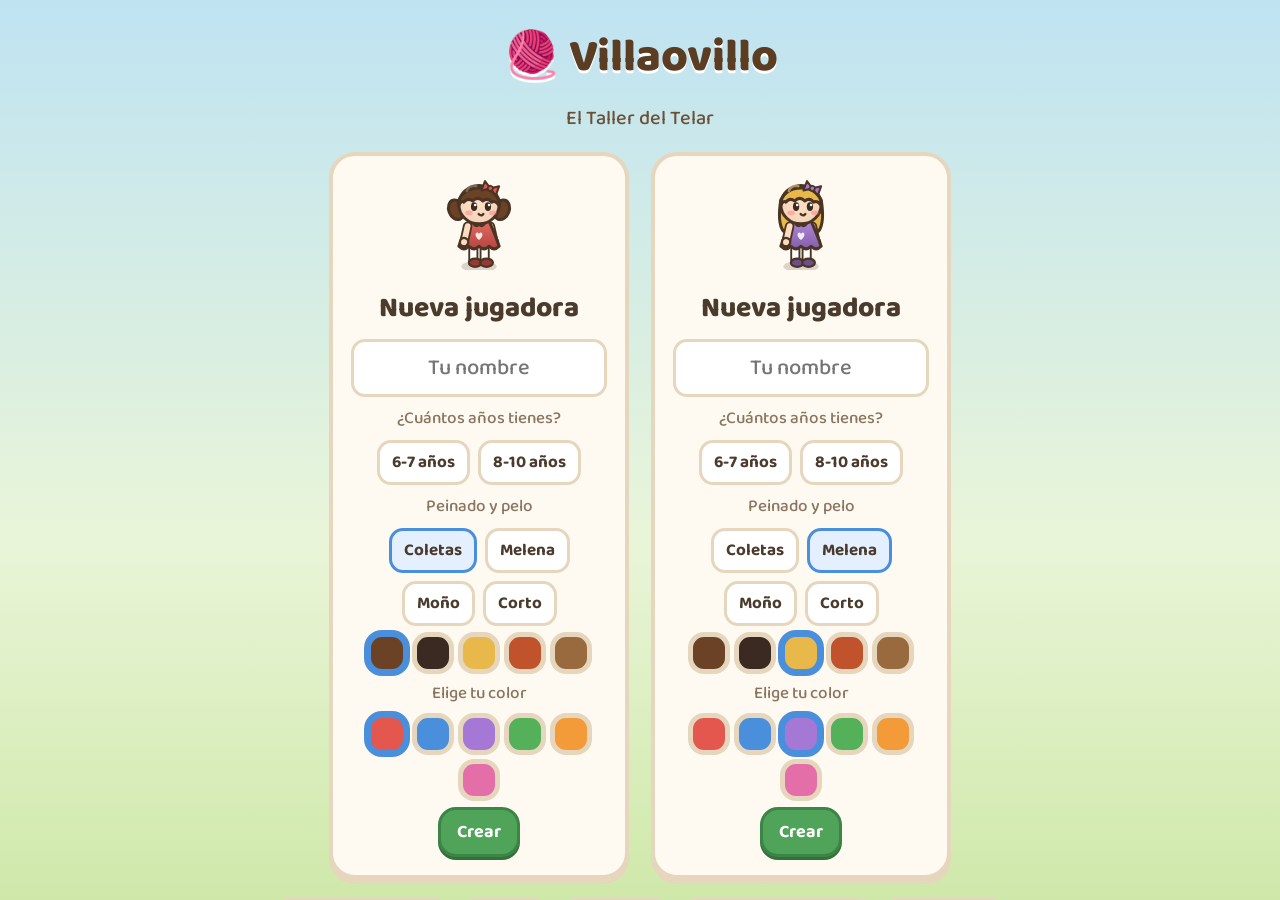
<file: index.html>
<!DOCTYPE html>
<html lang="es">
<head>
<meta charset="utf-8">
<meta name="viewport" content="width=device-width, initial-scale=1, maximum-scale=1, user-scalable=no">
<title>Villaovillo · El Taller del Telar</title>
<meta name="villa-version" content="20261125-211837">
<link rel="manifest" href="manifest.webmanifest">
<link rel="icon" type="image/png" href="iconos/favicon-64.png">
<link rel="apple-touch-icon" href="iconos/apple-touch-icon.png">
<meta name="theme-color" content="#f6e3c4">
<meta name="mobile-web-app-capable" content="yes">
<meta name="apple-mobile-web-app-capable" content="yes">
<meta name="apple-mobile-web-app-title" content="Villaovillo">
<script>/* ?alcalde: el móvil de papá se instala como «Alcalde» */ if(/[?&]alcalde/.test(location.search)){ document.querySelector('link[rel="manifest"]').href='manifest-alcalde.webmanifest'; document.querySelector('meta[name="apple-mobile-web-app-title"]').content='Alcalde'; document.title='Villaovillo · Alcalde'; }</script>
<meta name="apple-mobile-web-app-status-bar-style" content="default">
<link rel="stylesheet" href="fuentes/fuentes.css?v=20261125-211837">
<link rel="stylesheet" href="estilos.css?v=20261125-211837">
</head>
<body>

<!-- PERFILES -->
<section id="scr-profiles" class="screen">
  <h1>🧶 Villaovillo</h1>
  <div class="sub">El Taller del Telar</div>
  <div class="slots" id="slots"></div>
  <div class="toolsrow" id="ptools" style="max-width:900px"></div>
</section>

<!-- PUEBLO -->
<section id="scr-village" class="screen">
  <div class="vbar vtop">
    <div class="vgrp" style="flex:1 1 auto"><div class="chip namechip" id="hud-name"></div><div class="chip" id="hud-coins"></div></div>
    <div class="vgrp">
      <button class="hbtn" id="hb-map" title="Mapa">🗺️</button>
      <button class="hbtn" id="hb-taller" title="Taller">🧶</button>
      <button class="hbtn" id="hb-casa" title="Mi casa">🏡</button>
      <button class="hbtn" id="hb-mail" title="Buzón" style="display:none">📬<span class="nbadge" id="mail-badge" style="display:none"></span></button>
      <button class="hbtn" id="hb-libro" title="Libro">📖</button>
      <button class="hbtn" id="hb-music" title="Música">🎵</button>
      <button class="hbtn" id="hb-voz" title="Voz">🔇</button>
      <button class="hbtn" id="hb-perfil" title="Cambiar de jugadora">👥</button>
    </div>
  </div>
  <div id="visitbar"><div class="vt">🎩 Paseo del alcalde</div><div class="seg" id="vb-who"></div><div class="seg"><button id="vb-map">🗺️</button><button id="vb-ficha">📊 Fichas</button><button id="vb-tablon">📌 Tablón</button><button id="vb-night">🌙</button><button id="vb-exit">🚪 Salir</button></div></div>
  <div id="vwrap"><canvas id="vcanvas"></canvas></div>
  <div class="vbar vbot"><div class="chip bracelet" id="hud-bracelet"></div><div class="chip" id="hud-daily"></div></div>
</section>
<div id="toast"></div>
<div id="mapov"><div class="mapbox"><div class="maphead"><b>🗺️ Mapa de Villaovillo</b><button class="btn" id="map-close">Cerrar</button></div><canvas id="mapcv"></canvas><div class="counter">Toca un sitio del mapa para ir allí</div></div></div>

<!-- TALLER -->
<section id="scr-workshop" class="screen">
  <div class="topbar"><button class="btn" data-go="village">← Pueblo</button><div class="ttl">🧶 El Taller del Telar</div><div class="chip" id="ws-coins"></div></div>
  <div class="tabs" id="ws-tabs"></div>
  <div class="scroll" style="flex:1;background:var(--card);border-top:3px solid var(--line)"><div class="wgrid" id="ws-list"></div></div>
</section>

<!-- PUZLE -->
<section id="scr-puzzle" class="screen">
  <div class="topbar"><button class="btn" id="pz-back">← Taller</button><div class="ttl" id="pz-title"></div><div class="chip" id="pz-type"></div></div>
  <div class="pz-body">
    <div class="pz-left panel">
      <div class="npcline"><div class="face" id="pz-face"></div><div class="ask" id="pz-ask"></div><button class="speak" id="pz-askspeak">🔊</button></div>
      <div class="lbl">Pedido</div><div id="pz-target"></div>
      <div class="lbl" id="pz-reslbl">Tu tela</div><div id="pz-result"></div>
      <div id="pz-msg"></div>
    </div>
    <div class="pz-right panel" id="pz-right"></div>
  </div>
</section>

<!-- ROBOT DEL HUERTO (js/zonas/huerto/) -->
<section id="scr-robot" class="screen">
  <div class="topbar"><button class="btn" id="rb-back">← Volver</button><div class="ttl" id="rb-title">🤖 Huerto del robot</div><div class="chip" id="rb-chip"></div></div>
  <div class="pz-body">
    <div class="pz-left panel">
      <div class="npcline"><div class="face">🤖</div><div class="ask" id="rb-ask"></div><button class="speak" id="rb-speak">🔊</button></div>
      <div id="rb-mision"></div>
      <div id="rb-vars" class="rbvars"></div>
      <div class="rbstage"><canvas id="rb-cv"></canvas></div>
      <div id="rb-msg"></div>
    </div>
    <div class="pz-right panel" id="rb-right"></div>
  </div>
</section>

<!-- CASA -->
<section id="scr-house" class="screen">
  <div class="topbar"><button class="btn" data-go="village">← Pueblo</button><div class="ttl" id="house-title">🏡 Mi casa</div><div class="tabs" style="padding:0"><button class="tab" id="hv-garden">🌼 Jardín</button><button class="tab" id="hv-room">🛋️ Dentro de casa</button></div><div class="chip" id="house-coins"></div></div>
  <div class="house-body">
    <div id="gwrap" style="flex:2 1 560px;max-width:920px;align-self:flex-start"><canvas id="gcv" style="width:100%;display:block;border-radius:20px;border:4px solid var(--line);touch-action:manipulation;cursor:pointer"></canvas></div>
    <div class="inv panel" id="inv"></div>
  </div>
</section>

<!-- TIENDA -->
<section id="scr-shop" class="screen">
  <div class="topbar"><button class="btn" data-go="village">← Pueblo</button><div class="ttl">🏪 La Tienda de Coco</div><div class="chip" id="shop-coins"></div></div>
  <div class="lugar"><div class="lugar-esc" id="shop-esc"></div><div class="lugar-opc"><div class="shopgrid" id="shopgrid"></div></div></div>
</section>

<!-- LIBRO -->
<section id="scr-book" class="screen">
  <div class="topbar"><button class="btn" data-go="village">← Pueblo</button><div class="ttl">📖 Mi libro</div></div>
  <div class="tabs" id="book-tabs"></div>
  <div class="scroll" style="flex:1;background:var(--card);border-top:3px solid var(--line)" id="book-body"></div>
</section>

<!-- DIBUJO LIBRE -->
<section id="scr-draw" class="screen">
  <div class="topbar"><button class="btn" id="draw-back">← Taller</button><div class="ttl">🎨 Diseño libre</div><button class="btn green" id="draw-save">Guardar tela</button></div>
  <div class="draw-body">
    <div id="drawgrid"></div>
    <div class="panel" style="flex:1 1 260px;display:flex;flex-direction:column;gap:10px">
      <div class="lbl">Elige un hilo</div>
      <div class="palette" id="draw-pal"></div>
      <div class="lbl">Tamaño</div>
      <div class="choice" id="draw-size"></div>
      <button class="btn" id="draw-clear">Borrar todo</button>
      <div class="help">💡 Toca o arrastra el dedo para pintar puntos. ¡Tu tela se colgará en el tendedero del pueblo!</div>
    </div>
  </div>
</section>

<!-- CATÁLOGO (modo prueba) -->
<section id="scr-catalog" class="screen">
  <div class="topbar"><button class="btn" id="cat-back">← Pueblo</button><div class="ttl">📚 Catálogo de ejercicios</div><div class="chip">🧪 Modo prueba</div></div>
  <div class="scroll" style="flex:1"><div class="wgrid" id="cat-list"></div></div>
</section>

<!-- TABLÓN -->
<section id="scr-board" class="screen">
  <div class="topbar"><button class="btn" data-go="village">← Pueblo</button><div class="ttl">📌 Tablón del pueblo</div><button class="btn" id="board-alc">🔐 Alcalde</button><div class="chip" id="board-coins"></div></div>
  <div class="corkwrap"><div class="corkboard" id="blist"></div></div>
</section>
<section id="scr-alcalde" class="screen">
  <div class="topbar"><button class="btn" id="alc-back">← Salir</button><div class="ttl">🎩 Modo alcalde</div></div>
  <div class="scroll" style="flex:1"><div style="max-width:820px;margin:0 auto;padding:16px" id="alc-body"></div></div>
</section>
<section id="scr-ficha" class="screen">
  <div class="topbar"><button class="btn" id="ficha-back">← Volver</button><div class="ttl">📊 Fichas de las niñas</div></div>
  <div class="scroll" style="flex:1"><div class="fgrid" id="ficha-body"></div></div>
</section>
<section id="scr-vtaller" class="screen">
  <div class="topbar"><button class="btn" data-go="village">← Pueblo</button><div class="ttl" id="vt-title">🧶 Taller</div></div>
  <div class="scroll" style="flex:1"><div style="max-width:1100px;margin:0 auto;padding:16px;display:flex;flex-direction:column;gap:14px" id="vt-body"></div></div>
</section>
<section id="scr-pizarra" class="screen">
  <div class="topbar"><button class="btn" id="bd-back">← Casa</button><div class="ttl" id="bd-title">🖍️ Pizarra</div></div>
  <div class="scroll" style="flex:1"><div class="bdwrap"><div class="bdleft"><div class="bdframe"><canvas id="bd-cv" width="800" height="500"></canvas></div><div class="bdtools" id="bd-tools"></div></div><div class="bdnotes" id="bd-notes"></div></div></div>
</section>
<section id="scr-pecera" class="screen">
  <div class="topbar"><button class="btn" id="aq-back">← Casa</button><div class="ttl" id="aq-title">🐠 Pecera</div></div>
  <div class="scroll" style="flex:1"><div class="aqwrap"><div class="aqleft"><canvas id="aq-cv"></canvas></div><div class="aqside" id="aq-side"></div></div></div>
</section>
<!-- PANADERÍA -->
<section id="scr-bakery" class="screen">
  <div class="topbar"><button class="btn" id="bk-back">← Pueblo</button><div class="ttl">🥐 Panadería de Bruno</div><div id="bk-prog"></div><div class="chip" id="bk-coins"></div></div>
  <div class="lugar" id="bk-hall"><div class="lugar-esc" id="bk-esc"></div><div class="lugar-opc" id="bk-opc"></div></div>
  <div class="pz-body" id="bk-body"><div class="panel pz-left" id="bk-q"></div><div class="panel pz-right"><div id="bk-ans"></div><div id="bk-msg" style="font-size:20px;font-weight:700;margin-top:10px"></div></div></div>
</section>
<!-- BIBLIOTECA -->
<section id="scr-library" class="screen">
  <div class="topbar"><button class="btn" data-go="village">← Pueblo</button><div class="ttl">🦉 Biblioteca de Sabina</div><div class="chip" id="lib-coins"></div></div>
  <div class="lugar"><div class="lugar-esc" id="lib-esc"></div><div class="lugar-opc"><div class="wgrid" id="lib-list"></div></div></div>
</section>
<section id="scr-quiz" class="screen">
  <div class="topbar"><button class="btn" id="qz-back">← Biblioteca</button><div class="ttl" id="qz-title"></div><div id="qz-prog"></div></div>
  <div class="pz-body"><div class="panel" style="flex:1;max-width:900px;margin:0 auto"><div id="qz-body"></div><div id="qz-msg" style="font-size:20px;font-weight:700;margin-top:10px"></div></div></div>
</section>

<section id="scr-libro" class="screen">
  <div class="topbar"><button class="btn" id="lb-back">← Biblioteca</button><div class="ttl" id="lb-title"></div></div>
  <div class="scroll" style="flex:1"><div id="lb-body" style="max-width:820px;margin:0 auto;padding:10px 14px 40px"></div></div>
</section>

<!-- BUZÓN -->
<section id="scr-mail" class="screen">
  <div class="topbar"><button class="btn" data-go="village">← Pueblo</button><div class="ttl">📬 Mi buzón</div><div class="chip" id="mail-coins"></div></div>
  <div class="scroll" style="flex:1"><div class="mlist" id="mlist"></div></div>
</section>

<div id="dlg"><div class="dlgbox" id="dlgbox"></div></div>
<div id="testflag">🧪 MODO PRUEBA · no afecta a las partidas reales</div>
<div id="testbar"><div style="display:flex;justify-content:space-between;align-items:center;gap:8px"><b>🧪 Prueba <span id="tb-day"></span></b><button id="tb-min">–</button></div><div class="tb" id="tb-btns"></div></div>
<script src="config.js?v=20261125-211837"></script>
<script src="contenido/cuadernos.js?v=20261125-211837"></script>
<script src="contenido/temas/figuras.js?v=20261125-211837"></script>
<script src="contenido/temas/democracia.js?v=20261125-211837"></script>
<script src="contenido/temas/egipcios.js?v=20261125-211837"></script>
<script src="contenido/temas/plantas.js?v=20261125-211837"></script>
<script src="contenido/temas/sentidos.js?v=20261125-211837"></script>
<script src="contenido/temas/angulos.js?v=20261125-211837"></script>
<script src="contenido/temas/navidad.js?v=20261125-211837"></script>
<script src="contenido/temas/gombrich.js?v=20261125-211837"></script>

<!-- El juego, por partes. Se cargan en este orden: no lo cambies sin mirar CLAUDE.md. -->
<script src="js/nucleo/datos.js?v=20261125-211837"></script>
<script src="js/nucleo/guardado.js?v=20261125-211837"></script>
<script src="js/nucleo/utilidades.js?v=20261125-211837"></script>
<script src="js/zonas/telar/tela.js?v=20261125-211837"></script>
<script src="js/nucleo/navegacion.js?v=20261125-211837"></script>
<script src="js/nucleo/perfiles.js?v=20261125-211837"></script>
<script src="js/mundo/pueblo.js?v=20261125-211837"></script>
<script src="js/mundo/edificios.js?v=20261125-211837"></script>
<script src="js/zonas/telar/taller.js?v=20261125-211837"></script>
<script src="js/zonas/telar/puzle.js?v=20261125-211837"></script>
<script src="js/zonas/casa/casa.js?v=20261125-211837"></script>
<script src="js/zonas/casa/tienda.js?v=20261125-211837"></script>
<script src="js/zonas/telar/libro.js?v=20261125-211837"></script>
<script src="js/zonas/telar/diseno-libre.js?v=20261125-211837"></script>
<script src="js/nucleo/estadisticas.js?v=20261125-211837"></script>
<script src="js/nucleo/nube.js?v=20261125-211837"></script>
<script src="js/nucleo/copias.js?v=20261125-211837"></script>
<script src="js/zonas/tablon/buzon.js?v=20261125-211837"></script>
<script src="js/nucleo/modo-prueba.js?v=20261125-211837"></script>
<script src="js/nucleo/progresion.js?v=20261125-211837"></script>
<script src="js/zonas/telar/retos-cabezal-cuadro.js?v=20261125-211837"></script>
<script src="js/alcalde/modo-alcalde.js?v=20261125-211837"></script>
<script src="js/zonas/panaderia.js?v=20261125-211837"></script>
<script src="js/zonas/biblioteca.js?v=20261125-211837"></script>
<script src="js/zonas/lecciones.js?v=20261125-211837"></script>
<script src="js/mundo/personaje.js?v=20261125-211837"></script>
<script src="js/mundo/vecinos.js?v=20261125-211837"></script>
<script src="js/mundo/mundo.js?v=20261125-211837"></script>
<script src="js/mundo/caminos.js?v=20261125-211837"></script>
<script src="js/mundo/ampliacion.js?v=20261125-211837"></script>
<script src="js/zonas/casa/jardin-suelo.js?v=20261125-211837"></script>
<script src="js/zonas/casa/jardin-plantas.js?v=20261125-211837"></script>
<script src="js/zonas/casa/jardin-objetos.js?v=20261125-211837"></script>
<script src="js/zonas/casa/jardin-gente.js?v=20261125-211837"></script>
<script src="js/zonas/casa/jardin.js?v=20261125-211837"></script>
<script src="js/nucleo/maestrias.js?v=20261125-211837"></script>
<script src="js/zonas/casa/interior.js?v=20261125-211837"></script>
<script src="js/zonas/casa/muebles.js?v=20261125-211837"></script>
<script src="js/zonas/casa/suelo.js?v=20261125-211837"></script>
<script src="js/zonas/telar/niveles.js?v=20261125-211837"></script>
<script src="js/mundo/pueblo-compartido.js?v=20261125-211837"></script>
<script src="js/nucleo/codigos.js?v=20261125-211837"></script>
<script src="js/zonas/casa/pizarra.js?v=20261125-211837"></script>
<script src="js/zonas/casa/pecera.js?v=20261125-211837"></script>
<script src="js/zonas/tablon/corcho.js?v=20261125-211837"></script>
<script src="js/zonas/sugerencias.js?v=20261125-211837"></script>
<script src="js/zonas/recintos.js?v=20261125-211837"></script>
<script src="js/nucleo/musica.js?v=20261125-211837"></script>
<script src="js/mundo/noche.js?v=20261125-211837"></script>
<script src="js/alcalde/paseo.js?v=20261125-211837"></script>
<script src="js/alcalde/distancia.js?v=20261125-211837"></script>
<script src="js/nucleo/instalacion.js?v=20261125-211837"></script>
<script src="js/nucleo/mezcla.js?v=20261125-211837"></script>
<script src="js/zonas/huerto/robot.js?v=20261125-211837"></script>
<script src="js/zonas/huerto/robot-pantalla.js?v=20261125-211837"></script>
<script src="js/nucleo/paquetes.js?v=20261125-211837"></script>
<!-- Paquetes: temporadas, eventos y zonas nuevas (ver js/nucleo/paquetes.js) -->
<script src="paquetes/gaceta.js?v=20261125-211837"></script>
<script src="paquetes/navidad.js?v=20261125-211837"></script>
<script src="paquetes/navidad-tienda.js?v=20261125-211837"></script>
<script src="paquetes/navidad-belen-piezas.js?v=20261125-211837"></script>
<script src="paquetes/navidad-belen.js?v=20261125-211837"></script>
<script src="paquetes/navidad-adviento.js?v=20261125-211837"></script>
<script src="paquetes/navidad-extras.js?v=20261125-211837"></script>
<script src="paquetes/navidad-reyes.js?v=20261125-211837"></script>
<script src="paquetes/navidad-duende.js?v=20261125-211837"></script>
<script src="paquetes/otra-orilla.js?v=20261125-211837"></script>
<script src="paquetes/huerto.js?v=20261125-211837"></script>
<script src="paquetes/huerto-pantalla.js?v=20261125-211837"></script>
<script src="js/nucleo/catalogo.js?v=20261125-211837"></script>
<script src="js/inicio.js?v=20261125-211837"></script>

</body>
</html>
</file>
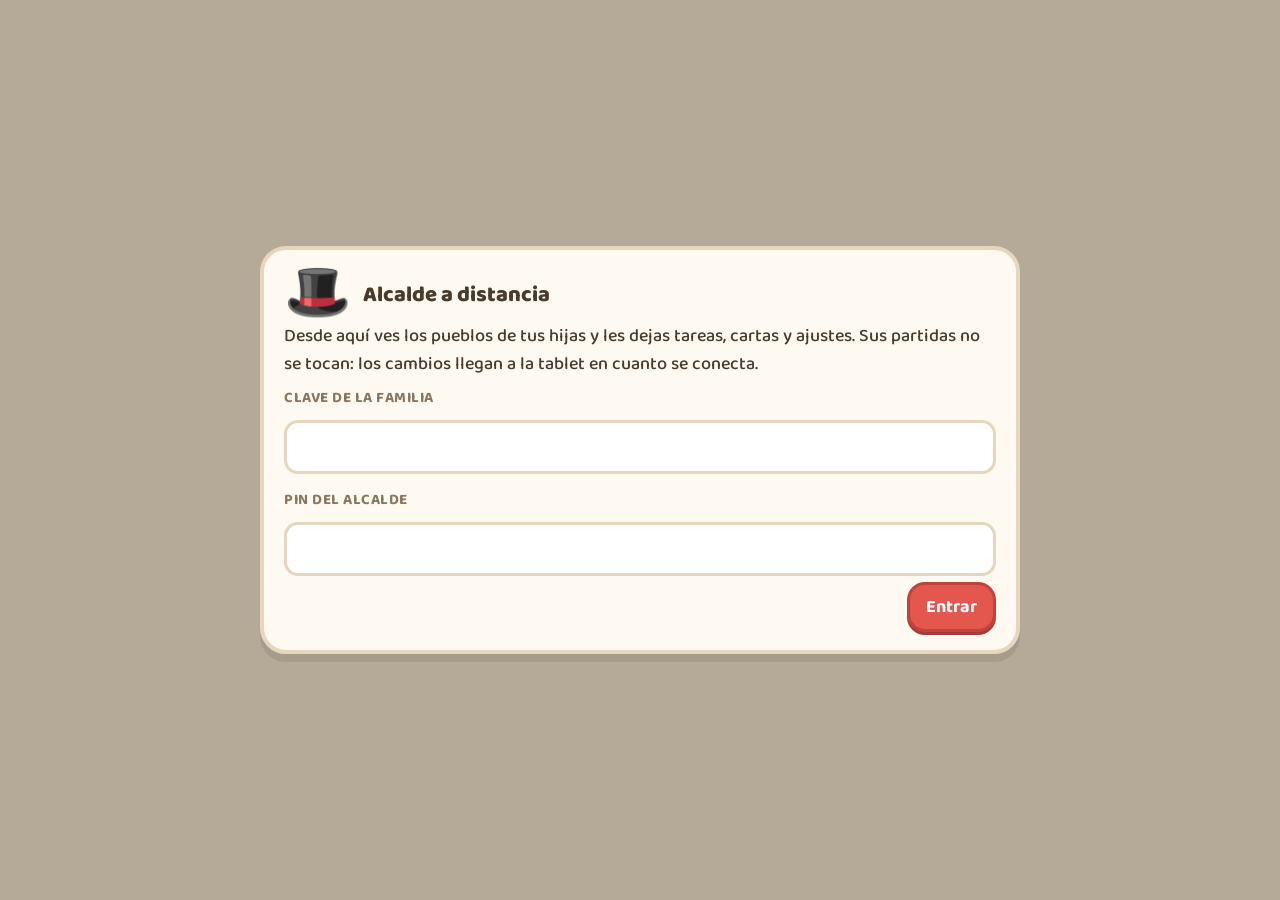
<file: panel.html>
<!DOCTYPE html>
<html lang="es">
<head>
<meta charset="utf-8">
<meta name="viewport" content="width=device-width, initial-scale=1">
<title>Villaovillo · Alcalde</title>
<link rel="icon" type="image/png" href="iconos/favicon-64.png">
<!-- El panel antiguo ahora es el «alcalde a distancia» dentro del propio juego -->
<script>location.replace('./?alcalde');</script>
</head>
<body style="font-family:system-ui,sans-serif;background:#f6eedf;color:#4a3b2c;padding:24px">
<p>El panel del alcalde se ha mudado. <a href="./?alcalde">Entrar como alcalde</a></p>
</body>
</html>
</file>
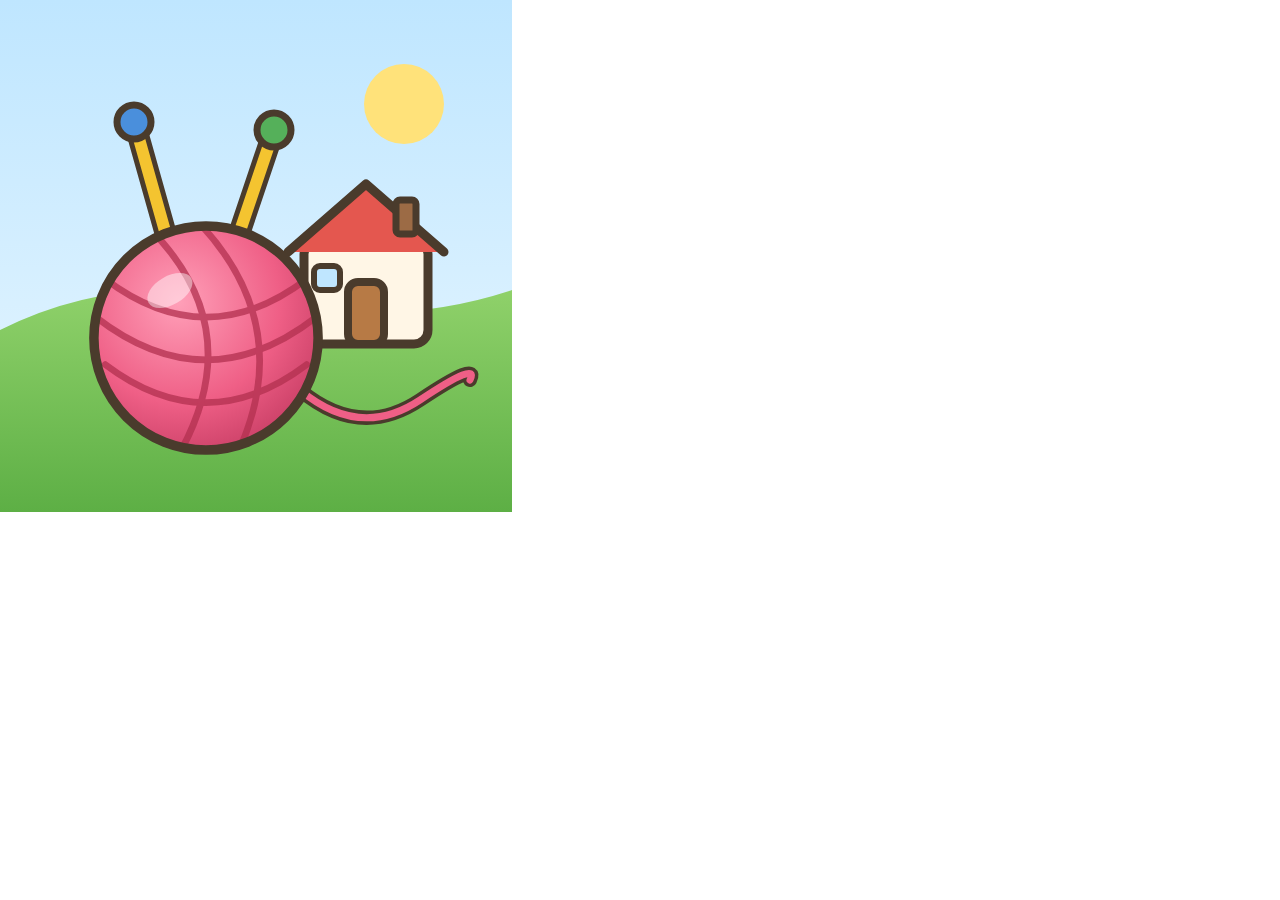
<file: iconos/icono-fuente.html>
<!DOCTYPE html><html><body style="margin:0;background:transparent">
<svg id="ic" xmlns="http://www.w3.org/2000/svg" viewBox="0 0 512 512" width="512" height="512">
 <defs>
  <linearGradient id="cielo" x1="0" y1="0" x2="0" y2="1"><stop offset="0" stop-color="#bfe6ff"/><stop offset="1" stop-color="#e9f7ff"/></linearGradient>
  <linearGradient id="hierba" x1="0" y1="0" x2="0" y2="1"><stop offset="0" stop-color="#8fd16a"/><stop offset="1" stop-color="#5daf45"/></linearGradient>
  <radialGradient id="lana" cx=".38" cy=".34" r=".75"><stop offset="0" stop-color="#ff9fb8"/><stop offset=".6" stop-color="#ef5f86"/><stop offset="1" stop-color="#c63c63"/></radialGradient>
  <clipPath id="bola"><circle cx="256" cy="312" r="118"/></clipPath>
 </defs>
 <g id="fondo">
  <rect width="512" height="512" fill="url(#cielo)"/>
  <circle cx="404" cy="104" r="40" fill="#ffe27a"/>
  <path d="M0 330 Q120 270 256 300 T512 290 V512 H0Z" fill="url(#hierba)"/>
 </g>
 <g id="dibujo">
  <!-- casita -->
  <g transform="translate(286 170)">
   <rect x="18" y="70" width="124" height="104" rx="14" fill="#fff6e6" stroke="#4a3b2c" stroke-width="9"/>
   <path d="M2 82 L80 14 L158 82" fill="#e4574f" stroke="#4a3b2c" stroke-width="9" stroke-linejoin="round" stroke-linecap="round"/>
   <rect x="62" y="112" width="36" height="62" rx="10" fill="#b77a45" stroke="#4a3b2c" stroke-width="8"/>
   <rect x="28" y="96" width="26" height="24" rx="6" fill="#bfe6ff" stroke="#4a3b2c" stroke-width="6"/>
   <rect x="110" y="30" width="20" height="34" rx="4" fill="#9c6b45" stroke="#4a3b2c" stroke-width="7"/>
  </g>
  <!-- agujas clavadas en el ovillo -->
  <g stroke-linecap="round">
   <line x1="190" y1="320" x2="136" y2="128" stroke="#4a3b2c" stroke-width="22"/>
   <line x1="190" y1="320" x2="136" y2="128" stroke="#f4c430" stroke-width="12"/>
   <circle cx="134" cy="122" r="17" fill="#4a8fdc" stroke="#4a3b2c" stroke-width="7"/>
   <line x1="210" y1="320" x2="272" y2="136" stroke="#4a3b2c" stroke-width="22"/>
   <line x1="210" y1="320" x2="272" y2="136" stroke="#f4c430" stroke-width="12"/>
   <circle cx="274" cy="130" r="17" fill="#55b05a" stroke="#4a3b2c" stroke-width="7"/>
  </g>
  <!-- hilo suelto hacia la casita -->
  <path d="M300 390 Q360 440 420 400 T470 380" fill="none" stroke="#4a3b2c" stroke-width="14" stroke-linecap="round"/>
  <path d="M300 390 Q360 440 420 400 T470 380" fill="none" stroke="#ef5f86" stroke-width="7" stroke-linecap="round"/>
  <!-- ovillo -->
  <g transform="translate(-50 26) scale(.95)" style="transform-origin:256px 312px">
  <circle cx="256" cy="312" r="118" fill="url(#lana)"/>
  <g clip-path="url(#bola)" fill="none" stroke="#b2304f" stroke-width="7" stroke-linecap="round" opacity=".75">
   <path d="M150 250 Q256 330 362 250"/><path d="M140 290 Q256 380 372 290"/><path d="M150 340 Q256 420 362 340"/>
   <path d="M196 196 Q300 300 230 430"/><path d="M250 192 Q350 300 290 432"/>
  </g>
  <circle cx="256" cy="312" r="118" fill="none" stroke="#4a3b2c" stroke-width="10"/>
  <ellipse cx="218" cy="262" rx="26" ry="15" fill="#fff" opacity=".45" transform="rotate(-30 218 262)"/>
  </g>
 </g>
</svg></body></html>
</file>
<file: fuentes/fuentes.css>
/* Tipografías del juego, guardadas aquí para que funcionen sin internet. Licencia SIL Open Font License 1.1 (ver LICENCIA-*.txt). */
@font-face{font-family:'Patrick Hand';font-style:normal;font-weight:400;font-display:swap;src:url(patrick-hand-latin-400-normal.woff2) format('woff2')}
@font-face{font-family:'Caveat';font-style:normal;font-weight:600;font-display:swap;src:url(caveat-latin-600-normal.woff2) format('woff2')}
@font-face{font-family:'Caveat';font-style:normal;font-weight:700;font-display:swap;src:url(caveat-latin-700-normal.woff2) format('woff2')}
@font-face{font-family:'Baloo 2';font-style:normal;font-weight:500;font-display:swap;src:url(baloo-2-latin-500-normal.woff2) format('woff2')}
@font-face{font-family:'Baloo 2';font-style:normal;font-weight:600;font-display:swap;src:url(baloo-2-latin-600-normal.woff2) format('woff2')}
@font-face{font-family:'Baloo 2';font-style:normal;font-weight:700;font-display:swap;src:url(baloo-2-latin-700-normal.woff2) format('woff2')}
@font-face{font-family:'Baloo 2';font-style:normal;font-weight:800;font-display:swap;src:url(baloo-2-latin-800-normal.woff2) format('woff2')}
</file>
<file: estilos.css>
.mbadge{font-size:15px;font-weight:800;background:#fff3d6;border:2px solid #f0cf9a;border-radius:10px;padding:0 6px;white-space:nowrap}
@media (max-width:620px){.mbadge{font-size:13px;padding:0 4px}}
.npcicon{display:block}
:root{
  --bg:#f6eedf; --ink:#4a3b2c; --soft:#8a7660; --card:#fffaf1; --line:#e5d6bd;
  --accent:#e4574f; --accent2:#4a8fdc; --ok:#4fa45a; --gold:#f2b632; --purple:#8c63c9; --teal:#2fa39a;
}
*{box-sizing:border-box;-webkit-tap-highlight-color:transparent}
html,body{margin:0;height:100%;background:var(--bg);color:var(--ink);font-family:'Baloo 2',system-ui,-apple-system,'Segoe UI',sans-serif;overflow:hidden;user-select:none;-webkit-user-select:none}
button{font-family:inherit;color:inherit;cursor:pointer;border:none}
.screen{position:absolute;inset:0;display:none;flex-direction:column}
.screen.on{display:flex}
.btn{background:var(--card);border:3px solid var(--line);border-radius:18px;padding:8px 16px;font-size:18px;font-weight:700;min-height:50px;box-shadow:0 3px 0 var(--line);transition:transform .08s}
.btn:active{transform:translateY(2px);box-shadow:0 1px 0 var(--line)}
.btn.primary{background:var(--accent);border-color:#c0443d;color:#fff;box-shadow:0 3px 0 #a73a34}
.btn.green{background:var(--ok);border-color:#3c8546;color:#fff;box-shadow:0 3px 0 #33703b}
.btn.blue{background:var(--accent2);border-color:#3a72b3;color:#fff;box-shadow:0 3px 0 #2f5f96}
.btn:disabled{opacity:.45}
.topbar{display:flex;align-items:center;gap:12px;padding:10px 14px;background:#fff6e6;border-bottom:3px solid var(--line);flex-shrink:0}
.topbar .ttl{font-size:24px;font-weight:800;flex:1}
.lbl{font-size:15px;font-weight:700;color:var(--soft);text-transform:uppercase;letter-spacing:.5px;margin:8px 0 4px}
.panel{background:var(--card);border:3px solid var(--line);border-radius:22px;padding:14px}
.scroll{overflow:auto;-webkit-overflow-scrolling:touch}

/* ---------- perfiles ---------- */
#scr-profiles{align-items:center;justify-content:flex-start;overflow-y:auto;-webkit-overflow-scrolling:touch;gap:18px;padding:20px 16px 140px;background:linear-gradient(#bfe3f2,#e9f5d8 60%,#cfe8a9)}
#scr-profiles h1{margin:0;font-size:46px;font-weight:800;color:#5a3d22;text-shadow:0 3px 0 #fff}
#scr-profiles .sub{font-size:20px;margin-top:-10px;color:#6b5236}
.slots{display:flex;gap:22px;flex-wrap:wrap;justify-content:center}
.slot{width:300px;min-height:250px;background:var(--card);border:4px solid var(--line);border-radius:26px;padding:18px;display:flex;flex-direction:column;align-items:center;gap:8px;box-shadow:0 5px 0 var(--line)}
.slot .big{font-size:28px;font-weight:800}
.slot .meta{color:var(--soft);font-size:17px;text-align:center}
.slot input{font-family:inherit;font-size:22px;padding:8px 12px;border-radius:14px;border:3px solid var(--line);width:100%;text-align:center;background:#fff}
.choice{display:flex;gap:8px;flex-wrap:wrap;justify-content:center}
.choice button{padding:6px 12px;border-radius:14px;border:3px solid var(--line);background:#fff;font-size:17px;font-weight:700}
.choice button.sel{border-color:var(--accent2);background:#e4efff}
.dot{width:38px;height:38px;border-radius:50%;border:3px solid #fff;box-shadow:0 0 0 2px var(--line)}
.dot.sel{box-shadow:0 0 0 4px var(--accent2)}
.smalllink{background:none;color:var(--soft);font-size:15px;text-decoration:underline;margin-top:auto}

/* ---------- pueblo ---------- */
#scr-village{background:#9fd27c}
#vwrap{position:relative;flex:1;min-height:0}
#vcanvas{width:100%;height:100%;display:block;touch-action:none}
.hud{position:absolute;display:flex;gap:8px;align-items:center;pointer-events:none}
.hud>*{pointer-events:auto}
#hud-tl{top:10px;left:10px}
#hud-tr{top:10px;right:10px}
#hud-bl{bottom:10px;left:10px;right:10px;justify-content:space-between}
.chip{background:rgba(255,250,241,.95);border:3px solid var(--line);border-radius:18px;padding:6px 14px;font-weight:700;font-size:18px;display:flex;align-items:center;gap:8px}
.hbtn{width:56px;height:56px;border-radius:18px;background:rgba(255,250,241,.95);border:3px solid var(--line);font-size:26px;display:flex;align-items:center;justify-content:center;box-shadow:0 3px 0 var(--line)}
.hbtn:active{transform:translateY(2px)}
.bracelet{display:flex;align-items:center;gap:2px;padding:6px 12px;flex-wrap:wrap;max-width:70vw}
.bead{width:16px;height:16px;border-radius:50%;border:2px solid rgba(0,0,0,.15)}
.charm{font-size:18px;line-height:1}
#toast{position:fixed;z-index:70;left:50%;top:86px;transform:translateX(-50%);background:#fffaf1;border:3px solid var(--line);border-radius:18px;padding:8px 18px;font-size:19px;font-weight:700;display:none;pointer-events:none;text-align:center;max-width:80vw}

#scr-village .vbar{display:flex;justify-content:space-between;align-items:center;gap:8px;padding:6px 10px;flex-shrink:0;background:#8cc46a;position:relative;z-index:2}
#scr-village .vtop{border-bottom:3px solid #79b158}
#scr-village .vbot{border-top:3px solid #79b158}
.vgrp{display:flex;gap:6px;align-items:center;min-width:0}
.namechip{min-width:0;overflow:hidden;white-space:nowrap}
.namechip .nm{overflow:hidden;text-overflow:ellipsis;min-width:0}
.xpbar{width:70px;height:9px;background:#eadcc2;border-radius:6px;overflow:hidden;flex-shrink:0;display:inline-block}
.xpbar i{display:block;height:100%;background:var(--gold)}
.rk{font-size:15px;color:var(--soft)}
@media (max-width:900px){ .hbtn{width:46px;height:46px;font-size:22px;border-radius:14px} .chip{font-size:16px;padding:4px 10px;gap:6px} .xpbar{width:46px} .rk{display:none} }
@media (max-width:620px){ #scr-village .vtop{flex-wrap:wrap} .hbtn{width:42px;height:42px;font-size:20px} }
.wshead{font-size:19px;font-weight:800;padding:2px 6px}
.wshead span{color:var(--soft);font-weight:700}
.wsec{grid-column:1/-1;font-size:21px;font-weight:800;margin-top:4px}
.wnote{grid-column:1/-1;background:#eaf7e4;border:3px solid #bfe0b0;border-radius:16px;padding:10px 14px;font-size:18px}
.ecard.donecard{opacity:.7}
.ecard.practice{background:#e8f6ff;border-color:#c9def5;box-shadow:0 4px 0 #c9def5}
.medgrid{display:grid;grid-template-columns:repeat(auto-fill,minmax(250px,1fr));gap:12px;padding:16px}
.medal{background:#fff;border:3px solid var(--line);border-radius:18px;padding:10px 12px;display:flex;gap:10px;align-items:center}
.medal .me{font-size:40px;line-height:1}
.medal.off .me{filter:grayscale(1);opacity:.35}
.medal .mn{font-weight:800;font-size:18px}
.medal .md{font-size:15px;color:var(--soft);line-height:1.2}
.pbar{height:10px;background:#efe3cc;border-radius:6px;overflow:hidden;margin-top:4px}
.pbar i{display:block;height:100%;background:var(--ok)}
.plantgrid{display:grid;grid-template-columns:repeat(auto-fill,minmax(130px,1fr));gap:12px;padding:16px}
.pcard{background:#fff;border:3px solid var(--line);border-radius:18px;padding:10px;text-align:center}
.pcard .pe{font-size:46px;line-height:1.1}
.pcard.off .pe{filter:grayscale(1) brightness(.4);opacity:.35}
.rar{display:inline-block;font-size:13px;font-weight:800;padding:1px 8px;border-radius:10px;background:#eee}
.rar.r1{background:#e7f4e1}.rar.r2{background:#e4efff}.rar.r3{background:#fff1c9}
.waterbtn{font-size:20px}
/* ---------- diálogo ---------- */
#dlg{position:fixed;inset:0;background:rgba(60,40,20,.35);display:none;align-items:flex-end;justify-content:center;padding:18px;z-index:50}
#dlg.on{display:flex}
#dlg.center{align-items:center}
.dlgbox{background:var(--card);border:4px solid var(--line);border-radius:26px;max-width:760px;width:100%;padding:18px 20px;box-shadow:0 8px 0 rgba(0,0,0,.08);animation:pop .25s ease}
@keyframes pop{from{transform:scale(.9);opacity:0}to{transform:scale(1);opacity:1}}
.dlghead{display:flex;align-items:center;gap:12px}
.dlgface{font-size:54px;line-height:1}
.dlgname{font-size:22px;font-weight:800;flex:1}
.dlgtext{font-size:22px;line-height:1.35;margin:8px 0 12px}
.dlgbtns{display:flex;gap:10px;flex-wrap:wrap;justify-content:flex-end}
.speak{width:46px;height:46px;border-radius:14px;background:#fff;border:3px solid var(--line);font-size:22px}
.reward{display:flex;flex-direction:column;align-items:center;gap:6px;text-align:center}
.reward .stars{font-size:52px;letter-spacing:4px;color:var(--gold);text-shadow:0 3px 0 #c98f16}
.reward .stars .off{color:#e5d6bd;text-shadow:none}
.rw-items{display:flex;gap:12px;flex-wrap:wrap;justify-content:center;margin:6px 0}
.rw-item{background:#fff;border:3px solid var(--line);border-radius:16px;padding:6px 12px;font-size:19px;font-weight:700}
.story{background:#fff4d6;border:3px dashed #e8c77a;border-radius:16px;padding:10px 14px;font-size:19px;text-align:left;line-height:1.35}

/* ---------- taller ---------- */
.tabs{display:flex;gap:8px;padding:12px 14px 0;flex-wrap:wrap}
.tab{padding:8px 16px;border-radius:16px 16px 0 0;background:#efe2c9;font-size:19px;font-weight:700;border:3px solid var(--line);border-bottom:none}
.tab.sel{background:var(--card)}
.tab.lock{opacity:.5}
.wgrid{display:grid;grid-template-columns:repeat(auto-fill,minmax(230px,1fr));gap:14px;padding:16px}
.ecard{background:var(--card);border:3px solid var(--line);border-radius:22px;padding:14px;display:flex;flex-direction:column;gap:6px;text-align:left;box-shadow:0 4px 0 var(--line)}
.ecard:active{transform:translateY(2px)}
.ecard .who{font-size:44px;line-height:1}
.ecard .t{font-size:21px;font-weight:800}
.ecard .badge{align-self:flex-start;font-size:14px;font-weight:700;padding:2px 10px;border-radius:10px;background:#e4efff;color:#2f5f96}
.ecard .st{font-size:24px;color:var(--gold)}
.ecard .st .off{color:var(--line)}
.ecard.free{background:#f3ecff;border-color:#d8c8f2;box-shadow:0 4px 0 #d8c8f2}

/* ---------- puzle ---------- */
.pz-body{flex:1;display:flex;gap:14px;padding:14px;overflow:auto;flex-wrap:wrap;align-content:flex-start}
.pz-left{flex:1 1 360px;display:flex;flex-direction:column;gap:4px;min-width:300px}
.pz-right{flex:1.25 1 420px;display:flex;flex-direction:column;gap:6px;min-width:320px}
.npcline{display:flex;gap:10px;align-items:flex-start}
.npcline .face{font-size:48px;line-height:1}
.npcline .ask{font-size:20px;line-height:1.3;flex:1}
.fab{display:block;max-width:100%}
#pz-msg{font-size:19px;font-weight:700;min-height:30px;padding:4px 2px}
#pz-msg.bad{color:#c0443d}
#pz-msg.good{color:var(--ok)}
.help{background:#eaf4ff;border:3px solid #c9def5;border-radius:16px;padding:8px 12px;font-size:18px;line-height:1.3;display:flex;gap:8px;align-items:flex-start}
.help .speak{flex-shrink:0;width:40px;height:40px;font-size:19px}
.prow{border:3px dashed var(--line);border-radius:16px;padding:6px;min-height:66px;display:flex;flex-wrap:wrap;gap:5px;align-items:center;position:relative;background:#fff}
.prow.sel{border-style:solid;border-color:var(--accent2);background:#f4f9ff}
.prow .rname{font-weight:800;font-size:16px;padding:0 6px;color:var(--soft);min-width:84px}
.prow.locked{opacity:.7}
.prow .empty{color:#bba98f;font-size:16px}
.ccard{width:48px;height:52px;border-radius:12px;border:3px solid rgba(0,0,0,.12);display:flex;align-items:center;justify-content:center;font-weight:800;font-size:22px;position:relative;box-shadow:0 3px 0 rgba(0,0,0,.12)}
.ccard:active{transform:translateY(2px)}
.ccard.tokA{background:var(--purple);color:#fff}
.ccard.tokB{background:var(--teal);color:#fff}
.ccard canvas{pointer-events:none}
.ccard.run,.ccard.run2{outline:4px solid var(--gold);transform:translateY(-3px);z-index:2}
.ccard.run::before,.ccard.run2::before{content:'';position:absolute;top:-19px;left:50%;margin-left:-9px;border:9px solid transparent;border-top:13px solid #e4574f;border-bottom:0}
.ccard.run2{outline-color:#a678d6}.ccard.run2::before{border-top-color:#a678d6}
.ccard.blank{background:#fff;border:3px dashed #b89b6a;color:#b89b6a;box-shadow:none}
.ccard.isblank{box-shadow:0 0 0 3px #f2b632}
.ccard.bsel{outline:4px solid #2f5f96}
.pick{cursor:pointer;animation:pickp 1.4s ease-in-out infinite}
@keyframes pickp{50%{box-shadow:0 0 0 4px #f2b632}}
.repbox .vuelta,.rephead .vuelta{font-size:15px;color:#c0443d;margin-left:4px}
.repbox.isblank .n{color:#b89b6a}
.prow{padding-top:14px}
.palette{display:flex;flex-wrap:wrap;gap:8px}
.palette .ccard{width:58px;height:62px}
.repbox{display:flex;align-items:center;gap:10px;font-size:20px;font-weight:800;background:#fff3e0;border:3px solid #f0cf9a;border-radius:16px;padding:6px 12px;align-self:flex-start}
.repbox button{width:44px;height:44px;border-radius:12px;background:#fff;border:3px solid #f0cf9a;font-size:24px;font-weight:800}
.repbox .n{min-width:36px;text-align:center;font-size:26px}
.actions{display:flex;gap:10px;justify-content:flex-end;margin-top:6px;flex-wrap:wrap}
.counter{font-size:16px;color:var(--soft);font-weight:700}
.shake{animation:shake .35s}
@keyframes shake{25%{transform:translateX(-6px)}75%{transform:translateX(6px)}}

.cbox{display:flex;flex-wrap:wrap;gap:5px;align-items:center;border:3px dashed var(--line);border-radius:14px;padding:6px;min-height:62px;background:#fff}
.cbox.sel{border-style:solid;border-color:var(--accent2);background:#f4f9ff}
.repblk{display:flex;flex-direction:column;gap:4px;background:#fff3e0;border:3px solid #f0cf9a;border-radius:14px;padding:4px}
.repblk.run{outline:4px solid var(--gold)}
.rephead{display:flex;align-items:center;gap:6px;font-weight:800;font-size:16px}
.rephead button{width:34px;height:34px;border-radius:10px;border:2px solid #f0cf9a;background:#fff;font-size:17px;font-weight:800}
.rephead .n{min-width:22px;text-align:center;font-size:20px}
.ccard.opc{width:56px;height:58px;flex-direction:column;font-size:22px;gap:0;background:#fff}
.ccard.opc small{font-size:10px;font-weight:800;line-height:1}
.cua{display:grid;gap:6px;padding:8px;background:#d9c7a6;border-radius:16px;width:max-content}
.cuac{width:68px;height:68px;border-radius:12px;background:#fff;display:flex;align-items:center;justify-content:center;border:3px solid transparent}
.cuac.given{background:#efe3cc;border-color:#c9a978}
.cuac.bad{border-color:#d62828;background:#ffe5e5}
.ccard.run{outline:4px solid #f2b632;transform:scale(1.18);box-shadow:0 0 0 8px rgba(242,182,50,.35);z-index:2;transition:transform .08s}
.repblk.loopon{border-color:#f2b632;box-shadow:0 0 0 4px rgba(242,182,50,.35)}
.vuelta{font-size:14px;font-weight:800;color:#c47f00;background:#fff;border-radius:10px;padding:0 8px}
.vuelta:empty{display:none}
.mvis{font-size:30px;line-height:1.35;margin:8px 0}
.mbox{display:inline-block;border:2px solid #d8c08a;border-radius:8px;padding:2px 4px;margin:3px;font-size:18px;background:#fff}
.mplus{font-size:30px;font-weight:800}
.mpad{display:grid;grid-template-columns:repeat(3,78px);gap:8px}
.mpad .btn{font-size:28px;min-height:62px}

/* ---------- robot del huerto (js/zonas/huerto/) ---------- */
.rbstage{display:flex;justify-content:center;margin:6px 0}
#rb-cv{display:block;touch-action:manipulation}
.rbmis{background:#fff4d6;border:3px dashed #e8c77a;border-radius:16px;padding:8px 12px;font-size:19px;line-height:1.35;margin-top:6px}
#rb-msg,#hu-msg{font-size:19px;font-weight:700;min-height:30px;padding:4px 2px}
#rb-msg.bad,#hu-msg.bad{color:#c0443d}
#rb-msg.good,#hu-msg.good{color:var(--ok)}
#hu-cv{display:block;touch-action:manipulation;cursor:pointer}
.ccard.rbc{background:#fff}
.ccard.rb-P,.ccard.rb-W,.ccard.rb-H{background:#eef8e6}
.ccard.rb-TL,.ccard.rb-TR{background:#eef3ff}
.repblk.siblk{background:#f6f0ff;border-color:#b79be6}
.repblk.siblk .rephead{color:#6a4bb0}
.repblk.hastablk{background:#fff1dc}
.sicond{font:inherit;font-weight:800;font-size:15px;border:2px solid #b79be6;background:#fff;border-radius:12px;padding:4px 10px;min-height:38px;cursor:pointer}
.sino{font-weight:800;color:#6a4bb0;margin:4px 0 2px 6px}
.repblk.siblk .rephead{flex-wrap:wrap;row-gap:4px}
.rephead button.sicond{width:auto;height:auto;min-height:36px;padding:2px 10px;font-size:15px;border-color:#b79be6}
.repblk.siblk.si-si{box-shadow:0 0 0 4px #7ccf6b}
.repblk.siblk.si-no{box-shadow:0 0 0 4px #e8a29c}
.rbvars{display:flex;gap:8px;flex-wrap:wrap;margin:8px 0 0}
.rbvars button{font:inherit;font-weight:800;font-size:16px;border:3px solid #e2d3b5;background:#fff;border-radius:14px;padding:6px 12px;min-height:44px;cursor:pointer}
.rbvars button.sel{border-color:#4a8fdc;background:#eef5ff}
.rbvars button.ok{color:var(--ok)}
.rbvars button.mal{color:#c0443d}
.mdisp{font-size:40px;font-weight:800;min-width:170px;text-align:center;background:#fff;border:3px solid var(--line);border-radius:14px;padding:2px 12px;margin-bottom:8px;display:inline-block}
.mchoices{display:flex;flex-wrap:wrap;gap:10px;margin-top:10px}
.mchoices .btn{font-size:22px}
.mdot{display:inline-block;width:18px;height:18px;border-radius:50%;background:#e5d6bd;margin:0 3px}
.mdot.ok{background:var(--ok)}.mdot.ko{background:var(--accent)}.mdot.cur{background:var(--gold)}
.qorder{margin:10px 0;display:flex;flex-wrap:wrap;gap:6px}
.qchip{background:#e4efff;border-radius:12px;padding:4px 10px;font-weight:700}
#bk-msg.good,#qz-msg.good{color:var(--ok)} #bk-msg.bad,#qz-msg.bad{color:#c0443d}
#mapov{position:fixed;inset:0;background:rgba(60,40,20,.45);display:none;z-index:48;align-items:center;justify-content:center}
#mapov.on{display:flex}
.mapbox{background:var(--card);border:4px solid var(--line);border-radius:24px;padding:12px;display:flex;flex-direction:column;gap:8px;align-items:center}
.maphead{display:flex;justify-content:space-between;align-items:center;width:100%;font-size:22px;gap:12px}
#mapcv{border-radius:14px;border:3px solid var(--line);cursor:pointer}
/* ---------- casa ---------- */
.house-body{flex:1;display:flex;gap:14px;padding:14px;overflow:auto;flex-wrap:wrap;align-content:flex-start}
.garden{display:grid;grid-template-columns:repeat(8,1fr);gap:6px;background:#8b5e3c;border:6px solid #6e4a2e;border-radius:18px;padding:8px;flex:2 1 520px;max-width:820px;align-self:flex-start}
.gcell{aspect-ratio:1;background:#a8d58a;border-radius:10px;display:flex;align-items:center;justify-content:center;font-size:min(5vw,46px);position:relative;border:2px solid rgba(0,0,0,.06)}
.gcell.drop{background:#c9eab2;outline:3px dashed #fff}
.gcell .fr{position:absolute;right:2px;bottom:0;font-size:.45em}
.inv{flex:1 1 260px;display:flex;flex-direction:column;gap:10px}
.invgrid{display:flex;flex-wrap:wrap;gap:8px}
.invitem{background:#fff;border:3px solid var(--line);border-radius:16px;padding:6px 10px;font-size:30px;display:flex;align-items:center;gap:4px;position:relative}
.invitem small{font-size:15px;font-weight:800;color:var(--soft)}
.invitem.sel{border-color:var(--accent2);background:#e4efff}
.invitem .fr{position:absolute;left:30px;bottom:2px;font-size:14px}

/* ---------- tienda / libro ---------- */
.shopgrid{display:grid;grid-template-columns:repeat(auto-fill,minmax(190px,1fr));gap:14px;padding:16px}
.sitem{background:var(--card);border:3px solid var(--line);border-radius:22px;padding:14px;display:flex;flex-direction:column;align-items:center;gap:6px;text-align:center}
.sitem .e{font-size:56px;line-height:1.1}
.sitem .n{font-size:19px;font-weight:800}
.fabgrid{display:grid;grid-template-columns:repeat(auto-fill,minmax(170px,1fr));gap:14px;padding:16px}
.fabcard{background:var(--card);border:3px solid var(--line);border-radius:18px;padding:10px;display:flex;flex-direction:column;align-items:center;gap:4px;font-weight:700;text-align:center}
.storygrid{display:grid;grid-template-columns:repeat(auto-fill,minmax(280px,1fr));gap:14px;padding:16px}
.storycard{background:#fff4d6;border:3px solid #ecd290;border-radius:18px;padding:12px 14px;font-size:18px;line-height:1.35;display:flex;gap:8px}
.storycard.lock{background:#efe7d8;border-color:var(--line);color:#b4a58e}

/* ---------- dibujo ---------- */
.draw-body{flex:1;display:flex;gap:16px;padding:16px;flex-wrap:wrap;align-content:flex-start;overflow:auto}
#drawgrid{display:grid;gap:3px;background:#d9c7a6;padding:8px;border-radius:16px;touch-action:none}
.dcell{width:min(7vw,52px);height:min(7vw,52px);border-radius:8px;background:#fff}
.nbadge{position:absolute;top:-6px;right:-6px;background:var(--accent);color:#fff;border-radius:12px;min-width:24px;height:24px;font-size:15px;font-weight:800;display:flex;align-items:center;justify-content:center;padding:0 6px;border:2px solid #fff}
.hbtn{position:relative}
.cloudchip{font-size:15px;padding:4px 12px}
.toolsrow{display:flex;gap:10px;flex-wrap:wrap;justify-content:center}
.toolsrow .btn{min-height:42px;font-size:16px;padding:4px 14px}
textarea.code{width:100%;height:120px;font-family:monospace;font-size:12px;border:3px solid var(--line);border-radius:12px;padding:8px}
.inputline{width:100%;font-family:inherit;font-size:20px;padding:8px 12px;border-radius:14px;border:3px solid var(--line);margin:6px 0}
.mlist{display:flex;flex-direction:column;gap:12px;padding:16px;max-width:820px;margin:0 auto;width:100%}
.mitem{background:var(--card);border:3px solid var(--line);border-radius:20px;padding:14px;display:flex;gap:12px;align-items:flex-start}
.mitem.nuevo{border-color:var(--gold);background:#fff8e6}
.mitem .mi{font-size:40px;line-height:1}
.mitem .mt{font-size:20px;line-height:1.35;flex:1}
.mitem .mt b{font-size:16px;color:var(--soft);display:block}
.mitem .ma{display:flex;flex-direction:column;gap:6px;align-items:flex-end}
#testbar{position:fixed;right:8px;bottom:8px;z-index:45;background:#2c2c3a;color:#fff;border-radius:16px;padding:8px;font-size:14px;display:none;max-width:330px;box-shadow:0 4px 14px rgba(0,0,0,.3)}
#testbar.on{display:block}
#testbar .tb{display:flex;flex-wrap:wrap;gap:5px;margin-top:6px}
#testbar button{background:#4b4b63;color:#fff;border-radius:10px;padding:6px 9px;font-size:13px;font-weight:700}
#testbar button:active{background:#6b6b8a}
#testbar.min .tb{display:none}
#testflag{position:fixed;left:50%;top:0;transform:translateX(-50%);background:#2c2c3a;color:#ffd75e;font-weight:800;font-size:14px;padding:2px 14px;border-radius:0 0 12px 12px;z-index:59;display:none;pointer-events:none}
.kpdots{display:flex;gap:14px;justify-content:center;margin:6px 0 12px}.kpdots span{width:22px;height:22px;border-radius:50%;border:3px solid var(--line);background:#fff}.kpdots span.on{background:var(--accent2);border-color:#3a72b3}
.kpad{display:grid;grid-template-columns:repeat(3,76px);gap:10px;justify-content:center}.kpad .btn{font-size:30px;min-height:64px;padding:0}
.btn.kphidden{display:none}
.bdwrap{display:flex;gap:14px;padding:14px;flex-wrap:wrap;max-width:1300px;margin:0 auto}.bdleft{flex:2 1 520px;display:flex;flex-direction:column;gap:10px}
.bdframe{background:#b97a48;border:4px solid #8a5a36;border-radius:18px;padding:12px}#bd-cv{width:100%;aspect-ratio:8/5;background:#2f5a46;border-radius:8px;touch-action:none;display:block}
.bdtools{display:flex;flex-wrap:wrap;gap:8px;align-items:center}.bdnotes{flex:1 1 280px;display:flex;flex-direction:column;gap:10px}
.bnote{border-radius:6px;padding:10px 40px 10px 12px;box-shadow:0 3px 6px rgba(0,0,0,.12);position:relative}.bfrom{font-weight:800;font-size:15px;color:#6b5640}.btxt{font-size:20px;line-height:1.3;word-wrap:break-word}
.bnote .speak{position:absolute;right:6px;top:6px;width:30px;height:30px;font-size:16px}.bdel{position:absolute;right:8px;bottom:6px;background:none;border:none;font-size:16px;color:#a73a34}
.aqwrap{display:flex;gap:14px;padding:14px;flex-wrap:wrap;max-width:1400px;margin:0 auto}.aqleft{flex:3 1 520px}#aq-cv{border-radius:18px;display:block;touch-action:manipulation}.aqside{flex:1 1 280px;display:flex;flex-direction:column;gap:10px}
.aqshop{display:grid;grid-template-columns:repeat(auto-fill,minmax(130px,1fr));gap:10px}
.corkscroll{background:#b9844f}
.cork{max-width:1200px;margin:0 auto;padding:26px 22px 40px;display:grid;grid-template-columns:repeat(auto-fill,minmax(230px,1fr));gap:26px 20px;align-items:start;
  background-color:#c8955f;background-image:radial-gradient(rgba(90,55,25,.35) 1.2px,transparent 1.6px),radial-gradient(rgba(255,230,190,.35) 1px,transparent 1.5px);background-size:13px 11px,17px 19px;background-position:0 0,6px 8px;
  border:16px solid #8a5a36;border-radius:16px;box-shadow:inset 0 0 30px rgba(60,30,10,.45);min-height:100%}
.paper{position:relative;padding:22px 16px 12px;box-shadow:0 6px 10px rgba(50,25,5,.35);transition:transform .15s}
.paper:active{transform:scale(1.02)!important}
.paper .pin{position:absolute;top:-8px;left:50%;margin-left:-11px;width:22px;height:22px;border-radius:50%;background:radial-gradient(circle at 35% 35%,#ff8a80,#d62828 60%,#8b1414);box-shadow:2px 4px 4px rgba(0,0,0,.35)}
.ptask{background:#fffdf7;background-image:repeating-linear-gradient(#fffdf7 0 27px,#cfe3f5 27px 28px);border-left:4px solid #f2a2a2}
.ptask .pin{background:radial-gradient(circle at 35% 35%,#8fc3ff,#2f6fc0 60%,#183c70)}
.pnew{animation:pnewb 1.6s ease-in-out infinite}@keyframes pnewb{50%{box-shadow:0 0 0 5px #f2b632,0 6px 10px rgba(50,25,5,.35)}}
.pnote{border-radius:2px}.pnote .pin{background:radial-gradient(circle at 35% 35%,#b6f0a8,#3c9a4a 60%,#1e5a27)}
.pnews{background:#f4efe3;font-family:Georgia,'Times New Roman',serif;border:1px solid #d8ceb8}
.pnews .pin{background:radial-gradient(circle at 35% 35%,#ffe28a,#e0a400 60%,#7a5a00)}
.pblank{background:#fffdf7;border:3px dashed #d8b48a;cursor:pointer;text-align:center}
.phead{font-weight:800;font-size:18px;color:#a73a34}.pwho{font-weight:800;font-size:15px}
.ptext{font-size:19px;line-height:1.35;margin:6px 0;word-wrap:break-word}.ptext.hand{font-size:21px}
.pprize{font-weight:800;font-size:18px}.pfrom{font-weight:800;font-size:14px;color:#6b5640}
.pmast{font-size:12px;letter-spacing:1px;border-bottom:2px solid #4a3b2c;padding-bottom:3px;margin-bottom:6px;font-weight:700}
.ptitle{font-size:19px;font-weight:800;line-height:1.2}
.pacts{display:flex;gap:6px;align-items:center;flex-wrap:wrap;margin-top:6px}.pacts .btn{min-height:42px;font-size:16px;padding:4px 10px}.pacts .speak{width:34px;height:34px;font-size:16px}
.pstate{font-size:15px;font-weight:700;color:#8a7660}
#scr-village.night .vbar{background:#4a5f86}#scr-village.night .vtop{border-bottom-color:#3a4c70}#scr-village.night .vbot{border-top-color:#3a4c70}
/* ---------- paseo del alcalde ---------- */
#visitbar{display:none}
#scr-village.visit .vtop,#scr-village.visit .vbot{display:none}
#scr-village.visit #visitbar{display:flex;flex-wrap:wrap;justify-content:space-between;align-items:center;gap:8px;padding:6px 10px;background:#4a6fa5;border-bottom:3px solid #3a5a8a;position:relative;z-index:2;flex-shrink:0}
#visitbar .vt{color:#fff;font-weight:800;font-size:20px;display:flex;align-items:center;gap:8px}
#visitbar .seg{display:flex;gap:6px}
#visitbar .seg button{border:3px solid #3a5a8a;background:#e4efff;border-radius:16px;padding:6px 12px;font-size:17px;font-weight:800;min-height:48px;display:flex;align-items:center;gap:6px}
#visitbar .seg button.sel{background:#fff6e6;border-color:#f2b632;box-shadow:0 0 0 2px #f2b632}
.fgrid{display:grid;grid-template-columns:repeat(auto-fit,minmax(340px,1fr));gap:16px;padding:16px;max-width:1200px;margin:0 auto}
.fcard{background:var(--card);border:3px solid var(--line);border-radius:24px;padding:14px;display:flex;flex-direction:column;gap:10px;box-shadow:0 4px 0 var(--line)}
.fhead{display:flex;gap:12px;align-items:center}
.fhead .fn{font-size:28px;font-weight:800;line-height:1}
.fchips{display:flex;flex-wrap:wrap;gap:6px}
.fchips span{background:#fff;border:2px solid var(--line);border-radius:14px;padding:3px 10px;font-weight:700;font-size:16px}
.fsec{background:#fff;border:2px solid var(--line);border-radius:18px;padding:10px 12px}
.fsec h4{margin:0 0 6px;font-size:18px}
.frow{display:flex;align-items:center;gap:8px;font-size:16px;padding:3px 0}
.frow .fl{flex:1}
.frow .fv{font-weight:800}
.pct{display:inline-block;min-width:52px;text-align:center;border-radius:10px;padding:1px 6px;font-weight:800;font-size:15px}
.pct.g{background:#dff3e0;color:#2e6b35}.pct.a{background:#fff1cc;color:#8a6200}.pct.r{background:#fde2e0;color:#a73a34}.pct.n{background:#f1ebe0;color:#8a7660}
.fnote{font-size:16px;line-height:1.35}
.lvctl{display:flex;align-items:center;gap:6px;min-width:112px;justify-content:center}.lvctl button{width:34px;height:34px;border-radius:10px;border:2px solid var(--line);background:#fff;font-size:20px;font-weight:800}.lvctl b{min-width:22px;text-align:center;font-size:18px}
.vtgrid{display:grid;grid-template-columns:repeat(auto-fill,minmax(220px,1fr));gap:12px}

/* ===== Tablón de corcho: carteles pequeños y hoja en grande ===== */
.corkwrap{flex:1;min-height:0;display:flex;padding:12px 14px 14px;background:linear-gradient(#8a5a33,#6e4524)}
.corkboard{flex:1;min-height:0;display:grid;gap:6px;padding:18px 16px;border-radius:10px;border:12px solid #b07a45;
  box-shadow:inset 0 0 0 3px #8b5a2b,inset 0 6px 18px rgba(0,0,0,.35),0 6px 14px rgba(0,0,0,.35);background-color:#c9965f;
  background-image:radial-gradient(circle at 20% 30%,rgba(110,62,25,.38) 0 1.6px,transparent 2.2px),radial-gradient(circle at 70% 60%,rgba(255,232,195,.28) 0 1.3px,transparent 2px),radial-gradient(circle at 40% 80%,rgba(90,50,20,.3) 0 1px,transparent 1.6px);
  background-size:13px 11px,17px 19px,9px 13px}
.mini{position:relative;justify-self:center;align-self:center;width:80%;height:80%;max-width:200px;max-height:165px;border-radius:3px;
  box-shadow:0 5px 8px rgba(50,25,5,.35);cursor:pointer;display:flex;flex-direction:column;align-items:center;padding:14px 10px 8px;transition:transform .15s,filter .15s}
.mini:active{filter:brightness(.96)}
.mini .me{font-size:clamp(28px,4vw,46px);line-height:1;margin:2px 0 8px}
.mini .scrib{width:80%;height:5px;margin:4px 0;border-radius:3px;opacity:.55;
  background:repeating-linear-gradient(90deg,#3d3328 0 8px,transparent 8px 10px,#3d3328 10px 17px,transparent 17px 21px,#3d3328 21px 25px,transparent 25px 28px)}
.mini .scrib.s2{width:66%}.mini .scrib.s3{width:46%}
.mini .pin,.bigpaper .pin{position:absolute;top:-8px;left:50%;margin-left:-10px;width:20px;height:20px;border-radius:50%;z-index:2;
  background:radial-gradient(circle at 35% 35%,#ff8a80,#d62828 60%,#8b1414);box-shadow:2px 3px 3px rgba(0,0,0,.35)}
.bigpaper .pin{width:28px;height:28px;margin-left:-14px;top:-12px}
.tape{position:absolute;top:-11px;left:50%;width:70px;height:24px;margin-left:-35px;background:rgba(255,255,235,.62);box-shadow:0 1px 2px rgba(0,0,0,.15);transform:rotate(-4deg);z-index:2}
.bigpaper .tape{width:110px;margin-left:-55px;height:30px;top:-14px}
.msello{position:absolute;bottom:-9px;right:-12px;background:#e4574f;color:#fff;font:700 14px 'Baloo 2',sans-serif;padding:2px 9px;border-radius:12px;transform:rotate(8deg);box-shadow:0 2px 3px rgba(0,0,0,.3);white-space:nowrap}
.mdot{position:absolute;top:8px;left:8px;width:16px;height:16px;border-radius:50%;border:2px solid #fff;box-shadow:0 1px 2px rgba(0,0,0,.3)}
.mpad{border:3px dashed #c9a073!important}
.mpadt{font:700 17px 'Baloo 2',sans-serif;color:#7a5530;margin-top:auto}
.pap-hueco{background:rgba(255,255,255,.28);box-shadow:none}
.mini.hueco{border:3px dashed #c9a073;opacity:.9}
.hname{font:700 17px 'Baloo 2',sans-serif;color:#7a5530;margin-top:auto}
/* tipos de papel (miniatura y hoja grande) */
.pap-rayas{background-color:#fffdf7;background-image:linear-gradient(90deg,transparent 26px,#f2a2a2 26px 28px,transparent 28px),repeating-linear-gradient(#fffdf7 0 17px,#bcd7f0 17px 18px)}
.pap-cuadros{background-color:#fff;background-image:linear-gradient(#cfe0ee 1px,transparent 1px),linear-gradient(90deg,#cfe0ee 1px,transparent 1px);background-size:14px 14px}
.pap-posit{background:#fff3a8;border-radius:2px 2px 14px 2px}
.pap-kraft{background-color:#dcbf93;background-image:radial-gradient(rgba(120,80,40,.15) 1px,transparent 1.5px);background-size:7px 7px}
.pap-periodico{background:#f1ebdc;border:1px solid #d8ceb8}
.pap-tarjeta{background-color:#fff8d6;background-image:linear-gradient(#e88 2px,transparent 2px),repeating-linear-gradient(#fff8d6 0 19px,#bcd7f0 19px 20px);background-size:100% 100%,100% 100%;background-position:0 30px,0 30px;background-repeat:no-repeat,repeat}
.pap-pergamino{background:#f3e3bf;box-shadow:inset 0 0 22px rgba(140,95,40,.35),0 5px 8px rgba(50,25,5,.35)}
.pap-libreta{background:#fffdf7}
/* hoja en grande */
.paperview{position:absolute;inset:0;z-index:30;background:rgba(40,25,10,.5);display:flex;align-items:center;justify-content:center;opacity:0;transition:opacity .15s}
.paperview.on{opacity:1}
.bin{max-height:74vh;overflow:auto;padding:4px 2px}
.bigpaper{position:relative;width:min(660px,88vw);padding:32px 44px 22px;border-radius:4px;color:#2b2540;
  font-family:'Patrick Hand','Comic Sans MS',cursive;box-shadow:0 18px 40px rgba(0,0,0,.45);transform:rotate(var(--rot,0deg)) scale(.55);transition:transform .22s cubic-bezier(.2,1.4,.4,1)}
.paperview.on .bigpaper{transform:rotate(var(--rot,0deg)) scale(1)}
.bigpaper.pap-rayas{background-image:linear-gradient(90deg,transparent 30px,#f2a2a2 30px 33px,transparent 33px),repeating-linear-gradient(#fffdf7 0 39px,#bcd7f0 39px 40px);background-position:0 0,0 30px;color:#1f3d7a;padding-left:56px}
.bigpaper.pap-cuadros{background-size:24px 24px}
.bigpaper.pap-tarjeta{background-position:0 74px,0 74px;background-image:linear-gradient(#e88 2px,transparent 2px),repeating-linear-gradient(#fff8d6 0 39px,#bcd7f0 39px 40px)}
.bigpaper.pap-pergamino{color:#4b2a6a;box-shadow:inset 0 0 50px rgba(140,95,40,.45),0 18px 40px rgba(0,0,0,.45)}
.bigpaper.pap-kraft{color:#3a2614}
.btitle{font-family:'Caveat','Patrick Hand',cursive;font-weight:700;font-size:46px;line-height:1.05;margin-bottom:12px}
.btext{font-size:31px;line-height:40px}
.bpunch{font-size:33px;line-height:42px;margin-top:14px;color:#b4432f}
.bsol{font-size:32px;line-height:40px;background:rgba(255,255,255,.65);border:3px dashed #a678d6;border-radius:12px;padding:8px 16px;margin-top:12px}
.bsol.cerrada{font-size:25px;line-height:32px;border-color:#c9a073}
.bsolq{font-size:24px;margin:12px 0 8px}
.bfirma{text-align:right;font-size:22px;margin-top:14px;opacity:.75}
.bmast{font-family:Georgia,'Times New Roman',serif;font-weight:700;letter-spacing:2px;font-size:15px;border-bottom:3px double #4a3b2c;padding-bottom:4px;margin-bottom:12px;text-align:center;color:#4a3b2c}
.bextra .btn{font-size:21px}
.bacts{display:flex;gap:10px;align-items:center;flex-wrap:wrap;margin-top:16px;font-family:'Baloo 2',sans-serif}
.bacts .btn{font-size:20px;min-height:52px}.bacts .speak{width:52px;height:52px;font-size:24px}
.bclose{position:absolute;top:14px;right:16px;width:58px;height:58px;border-radius:50%;border:none;background:#fff;font-size:26px;box-shadow:0 3px 8px rgba(0,0,0,.3);cursor:pointer}

/* ---- Por dentro de la tienda, la panadería y la biblioteca (recintos.js) ---- */
.lugar{flex:1;display:flex;gap:16px;padding:14px;min-height:0;align-items:flex-start}
.lugar-esc{flex:0 0 42%;max-width:540px;position:sticky;top:0;display:flex;flex-direction:column;gap:10px}
.esc-cv{width:100%;aspect-ratio:600/380;display:block;border-radius:24px;border:4px solid #4a3426;box-shadow:0 6px 0 rgba(74,52,38,.25);background:#f6eedf}
.esc-boca{position:relative;background:#fffaf1;border:3px solid #4a3426;border-radius:20px;padding:10px 54px 12px 16px;box-shadow:0 4px 0 rgba(74,52,38,.2);order:-1}
.esc-boca::after{content:'';position:absolute;left:50%;bottom:-14px;width:22px;height:22px;background:#fffaf1;border-right:3px solid #4a3426;border-bottom:3px solid #4a3426;transform:translateX(-50%) rotate(45deg)}
.esc-nom{font-weight:800;font-size:15px;color:#9a6338}
.esc-txt{font-size:20px;line-height:1.3}
.esc-boca .speak{position:absolute;right:8px;top:8px}
.lugar-opc{flex:1;min-width:0;align-self:stretch;overflow:auto}
.lugar-opc .shopgrid,.lugar-opc .wgrid{padding:2px}
.bk-start{display:flex;flex-direction:column;gap:12px;padding:6px}
@media (max-width:760px){
  .lugar{flex-direction:column;overflow:auto;align-items:stretch}
  .lugar-esc{position:static;flex:none;max-width:none}
  .lugar-opc{overflow:visible}
}
/* modo alcalde: apartados plegables */
.alc-sec>summary{list-style:none;cursor:pointer;display:flex;align-items:center;gap:8px;margin:0;min-height:44px;user-select:none}
.alc-sec>summary::-webkit-details-marker{display:none}
.alc-sec>summary::after{content:'▾';margin-left:auto;font-size:22px;color:var(--muted,#8a7a66);transition:transform .2s}
.alc-sec:not([open])>summary::after{transform:rotate(-90deg)}
.alc-sec[open]>summary{margin-bottom:8px}
.alc-sec:not([open]){padding:8px 14px}
</file>
